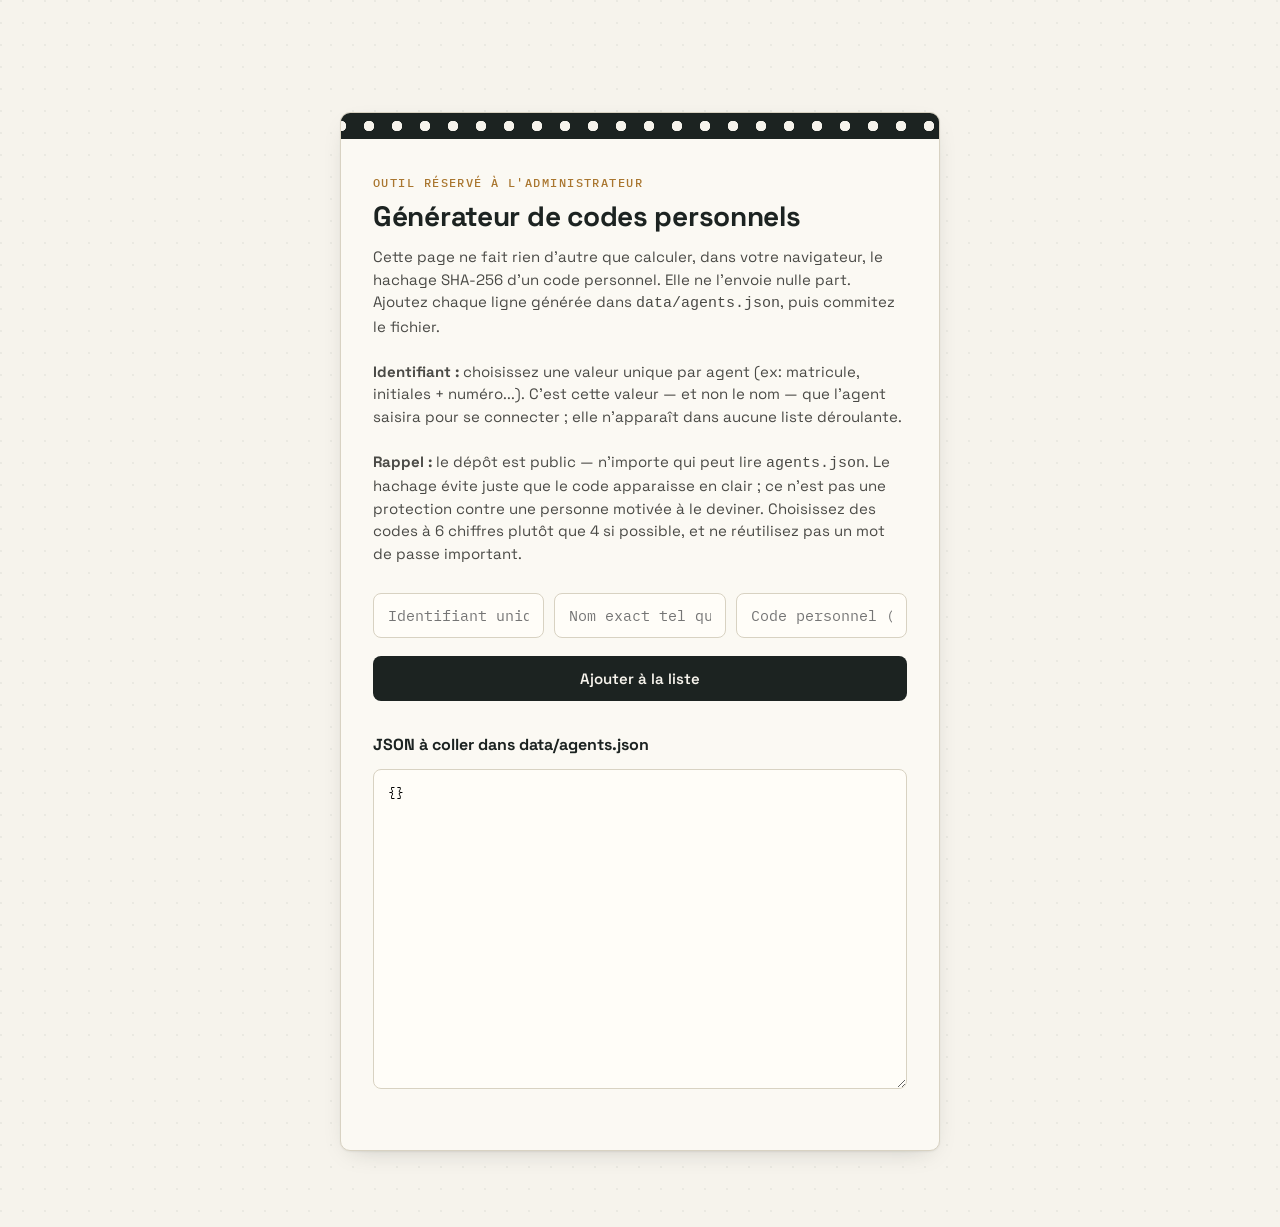
<file: admin-pin-generator.html>
<!DOCTYPE html>
<html lang="fr">
<head>
<meta charset="UTF-8">
<title>Générateur de codes — outil admin</title>
<link href="https://fonts.googleapis.com/css2?family=IBM+Plex+Mono:wght@400;500;600&family=Space+Grotesk:wght@400;600&display=swap" rel="stylesheet">
<link rel="stylesheet" href="style.css">
<style>
  #app{ max-width: 640px; }
  textarea{
    width:100%; min-height: 320px; font-family: var(--font-mono); font-size: 13px;
    padding: 14px; border-radius: 8px; border: 1px solid var(--line); background: var(--paper-raised);
  }
  .row{ display:flex; gap:10px; margin-bottom: 12px; }
  .row input{ flex:1; }
  table.list{ width:100%; border-collapse:collapse; margin-top:16px; font-size:13px; }
  table.list td, table.list th{ border-bottom:1px solid var(--line); padding:6px 8px; text-align:left; font-family: var(--font-mono); }
</style>
</head>
<body>
<div id="app">
  <div class="card card-punch">
    <div class="punch-strip"></div>
    <div class="card-body">
      <p class="eyebrow">Outil réservé à l'administrateur</p>
      <h1>Générateur de codes personnels</h1>
      <p class="lede">
        Cette page ne fait rien d'autre que calculer, dans votre navigateur, le hachage SHA-256
        d'un code personnel. Elle ne l'envoie nulle part. Ajoutez chaque ligne générée dans
        <code>data/agents.json</code>, puis commitez le fichier.<br><br>
        <strong>Identifiant :</strong> choisissez une valeur unique par agent (ex: matricule,
        initiales + numéro...). C'est cette valeur — et non le nom — que l'agent saisira pour
        se connecter ; elle n'apparaît dans aucune liste déroulante.<br><br>
        <strong>Rappel :</strong> le dépôt est public — n'importe qui peut lire <code>agents.json</code>.
        Le hachage évite juste que le code apparaisse en clair ; ce n'est pas une protection contre
        une personne motivée à le deviner. Choisissez des codes à 6 chiffres plutôt que 4 si possible,
        et ne réutilisez pas un mot de passe important.
      </p>

      <div class="row">
        <input type="text" id="agent-id" placeholder="Identifiant unique (ex: BM01)">
        <input type="text" id="name" placeholder="Nom exact tel qu'il apparaît dans le fichier Excel">
        <input type="text" id="pin" placeholder="Code personnel (ex: 483920)">
      </div>
      <button class="btn-primary" id="add-btn" type="button" style="margin-bottom:20px;">Ajouter à la liste</button>

      <h2 style="font-size:16px;">JSON à coller dans data/agents.json</h2>
      <textarea id="output" readonly>{}</textarea>

      <table class="list" id="preview"><tbody></tbody></table>
    </div>
  </div>
</div>

<script>
  const entries = {};

  async function sha256(text) {
    const buf = await crypto.subtle.digest('SHA-256', new TextEncoder().encode(text));
    return Array.from(new Uint8Array(buf)).map(b => b.toString(16).padStart(2, '0')).join('');
  }

  function render() {
    document.getElementById('output').textContent = JSON.stringify(entries, null, 2);
    const tbody = document.querySelector('#preview tbody');
    tbody.innerHTML = '';
    Object.entries(entries).forEach(([id, record]) => {
      const tr = document.createElement('tr');
      tr.innerHTML = `<td>${id}</td><td>${record.nom}</td><td>${record.hash.slice(0,12)}…</td>`;
      tbody.appendChild(tr);
    });
  }

  document.getElementById('add-btn').addEventListener('click', async () => {
    const id = document.getElementById('agent-id').value.trim();
    const name = document.getElementById('name').value.trim();
    const pin = document.getElementById('pin').value.trim();
    if (!id || !name || !pin) return;
    entries[id] = { nom: name, hash: await sha256(pin) };
    document.getElementById('agent-id').value = '';
    document.getElementById('pin').value = '';
    render();
  });

  render();
</script>
</body>
</html>
</file>
<file: style.css>
/* ============================================================
   Tokens
   Palette inspirée des fiches de pointage (carton, encre, laiton)
   ============================================================ */
:root{
  --ink:        #1c2321;
  --ink-soft:   #4a4a46;
  --paper:      #f6f3ec;
  --paper-raised:#fffdf8;
  --card:       #fbf9f3;
  --line:       #d8d2c2;
  --brass:      #a9762f;
  --brass-soft: #ecdcb9;
  --rust:       #a3402f;
  --rust-soft:  #f0dad4;
  --focus:      #2f6f6b;

  --font-display: 'Space Grotesk', system-ui, sans-serif;
  --font-mono:    'IBM Plex Mono', 'SFMono-Regular', Menlo, monospace;

  --radius: 10px;
  --shadow: 0 1px 2px rgba(28,35,33,.06), 0 8px 24px -12px rgba(28,35,33,.25);
}

*{ box-sizing: border-box; }

html,body{
  margin:0;
  min-height:100%;
  background: var(--paper);
  color: var(--ink);
  font-family: var(--font-display);
}

body{
  background-image:
    radial-gradient(circle at 1px 1px, rgba(28,35,33,.05) 1px, transparent 0);
  background-size: 22px 22px;
}

#app{ max-width: 720px; margin: 0 auto; padding: 48px 20px 80px; }

.screen{ display:flex; flex-direction:column; align-items:stretch; }

/* ===== Cartes / fiche de pointage ===== */
.card-punch{
  position: relative;
  background: var(--card);
  border: 1px solid var(--line);
  border-radius: var(--radius);
  box-shadow: var(--shadow);
  overflow: hidden;
  margin-top: 64px;
}

.punch-strip{
  height: 26px;
  width: 100%;
  background: var(--ink);
  background-image: radial-gradient(circle, var(--paper) 5px, transparent 5.5px);
  background-size: 28px 26px;
  background-position: 14px center;
  background-repeat: repeat-x;
}

.card-body{ padding: 36px 32px 40px; }

.eyebrow{
  font-family: var(--font-mono);
  text-transform: uppercase;
  letter-spacing: .12em;
  font-size: 12px;
  color: var(--brass);
  margin: 0 0 8px;
  font-weight: 500;
}

h1{ font-size: 28px; margin: 0 0 12px; letter-spacing: -0.01em; }

.lede{ color: var(--ink-soft); line-height: 1.5; margin: 0 0 28px; font-size: 15px; }

/* ===== Formulaire ===== */
.field{ display:block; margin-bottom: 18px; }
.field span{ display:block; font-size: 13px; font-weight: 600; margin-bottom: 6px; }

select, input{
  width: 100%;
  padding: 12px 14px;
  border: 1px solid var(--line);
  border-radius: 8px;
  background: var(--paper-raised);
  font-family: var(--font-mono);
  font-size: 15px;
  color: var(--ink);
}
select:focus, input:focus{
  outline: none;
  border-color: var(--focus);
  box-shadow: 0 0 0 3px rgba(47,111,107,.15);
}

.btn-primary{
  width: 100%;
  padding: 13px 16px;
  margin-top: 6px;
  border: none;
  border-radius: 8px;
  background: var(--ink);
  color: var(--paper);
  font-family: var(--font-display);
  font-weight: 600;
  font-size: 15px;
  cursor: pointer;
  transition: transform .12s ease, background .12s ease;
}
.btn-primary:hover{ background:#000; }
.btn-primary:active{ transform: scale(.98); }

.btn-ghost{
  padding: 9px 14px;
  border: 1px solid var(--line);
  border-radius: 8px;
  background: transparent;
  color: var(--ink-soft);
  font-family: var(--font-display);
  font-size: 14px;
  cursor: pointer;
}
.btn-ghost:hover{ border-color: var(--ink-soft); color: var(--ink); }

.error{ color: var(--rust); font-size: 13px; margin-top: 12px; }
.status{ color: var(--ink-soft); font-size: 13px; margin-top: 16px; text-align:center; }

.footnote{
  text-align:center;
  color: var(--ink-soft);
  font-size: 12px;
  margin-top: 18px;
  line-height: 1.5;
}

/* ===== Dashboard ===== */
.dash-header{
  display:flex; justify-content: space-between; align-items:flex-end;
  margin-bottom: 24px; gap: 16px; flex-wrap: wrap;
}
.dash-header h1{ margin:0; font-size: 26px; }
.dash-header-actions{ display:flex; align-items:center; gap:12px; }

.year-picker{ display:flex; align-items:center; gap:8px; font-size: 13px; }
.year-picker select{ width:auto; padding: 8px 10px; }

.hero-card{
  background: var(--ink);
  color: var(--paper);
  border-radius: var(--radius);
  padding: 32px;
  margin-bottom: 16px;
  box-shadow: var(--shadow);
}
.hero-label{
  font-family: var(--font-mono);
  font-size: 12px;
  letter-spacing: .08em;
  text-transform: uppercase;
  color: var(--brass-soft);
  margin: 0 0 10px;
}
.hero-value{
  font-family: var(--font-mono);
  font-size: 52px;
  font-weight: 600;
  margin: 0;
  font-variant-numeric: tabular-nums;
  letter-spacing: -0.01em;
}
.hero-value.negative{ color: #e39c8c; }
.hero-sub{ margin: 8px 0 0; color: #b7bdb9; font-size: 13px; }

.report-chip{
  display:flex; align-items:center; gap:8px;
  font-family: var(--font-mono);
  font-size: 13px;
  color: var(--ink-soft);
  background: var(--brass-soft);
  border-radius: 999px;
  padding: 8px 14px;
  width: fit-content;
  margin-bottom: 32px;
}
.chip-dot{ width:6px; height:6px; border-radius:50%; background: var(--brass); display:inline-block; }

.section-title{
  font-size: 14px;
  text-transform: uppercase;
  letter-spacing: .08em;
  color: var(--ink-soft);
  margin: 0 0 14px;
  font-weight: 600;
}

/* Bande de pointage : une tuile par mois */
.punch-row{
  display: grid;
  grid-template-columns: repeat(auto-fill, minmax(72px, 1fr));
  gap: 6px;
  margin-bottom: 32px;
}
.punch-tile{
  border: 1px solid var(--line);
  border-radius: 8px;
  background: var(--paper-raised);
  padding: 10px 8px;
  text-align:center;
  position: relative;
}
.punch-tile.is-current{ border-color: var(--focus); border-width: 2px; }
.punch-tile .m{
  font-size: 11px;
  text-transform: uppercase;
  letter-spacing: .05em;
  color: var(--ink-soft);
  margin: 0 0 6px;
}
.punch-tile .v{
  font-family: var(--font-mono);
  font-size: 13px;
  font-weight: 600;
  margin:0;
  font-variant-numeric: tabular-nums;
}
.punch-tile .v.negative{ color: var(--rust); }
.punch-tile .v.positive{ color: var(--brass); }
.punch-tile .v.empty{ color: var(--line); }

/* Registre / table détaillée */
.ledger{
  width: 100%;
  border-collapse: collapse;
  background: var(--card);
  border: 1px solid var(--line);
  border-radius: var(--radius);
  overflow: hidden;
  font-size: 14px;
}
.ledger th{
  text-align: left;
  font-family: var(--font-mono);
  font-size: 11px;
  text-transform: uppercase;
  letter-spacing: .06em;
  color: var(--ink-soft);
  padding: 10px 16px;
  border-bottom: 1px solid var(--line);
  background: var(--paper);
}
.ledger td{
  padding: 11px 16px;
  border-bottom: 1px solid var(--line);
  font-family: var(--font-mono);
  font-variant-numeric: tabular-nums;
}
.ledger tr:last-child td{ border-bottom: none; }
.ledger td.negative{ color: var(--rust); }
.ledger td.positive{ color: var(--brass); }
.ledger tr.current-row{ background: var(--brass-soft); }

@media (max-width: 480px){
  .hero-value{ font-size: 40px; }
  .card-body{ padding: 28px 20px 32px; }
}
</file>
